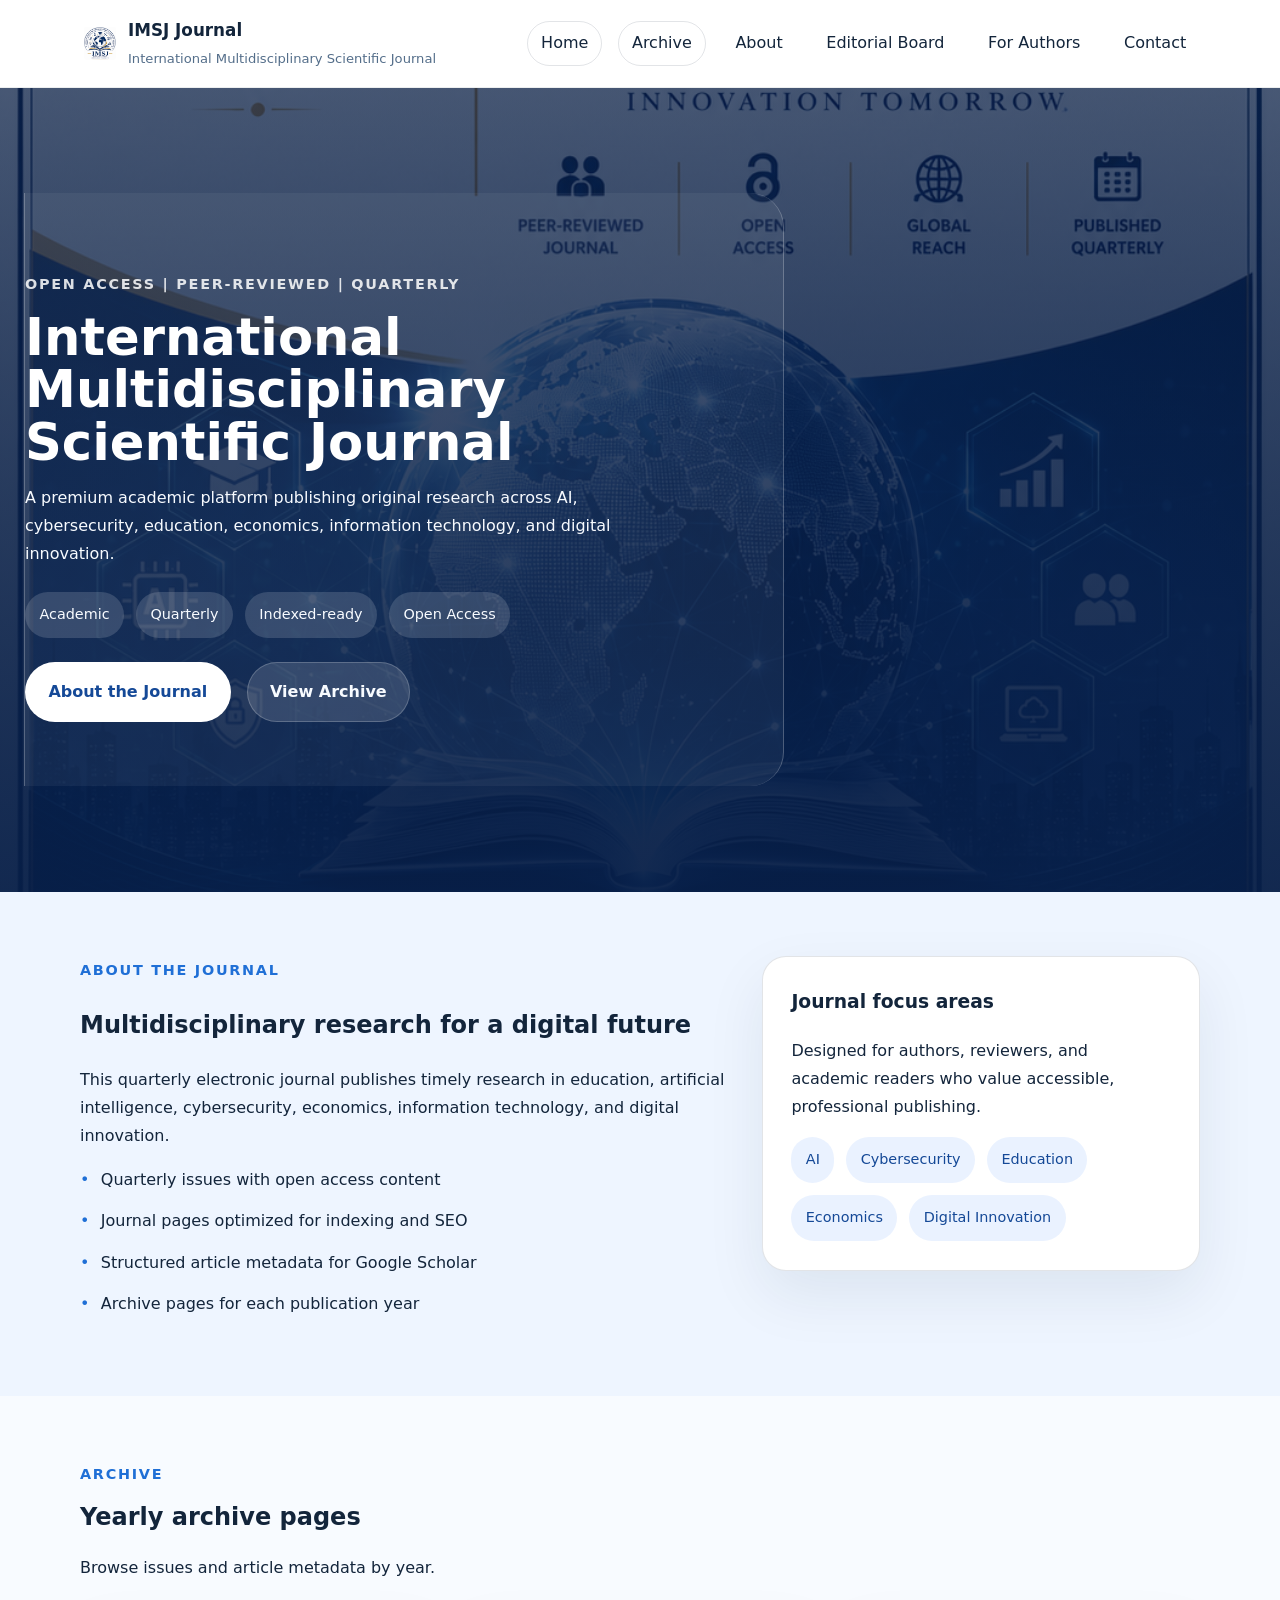
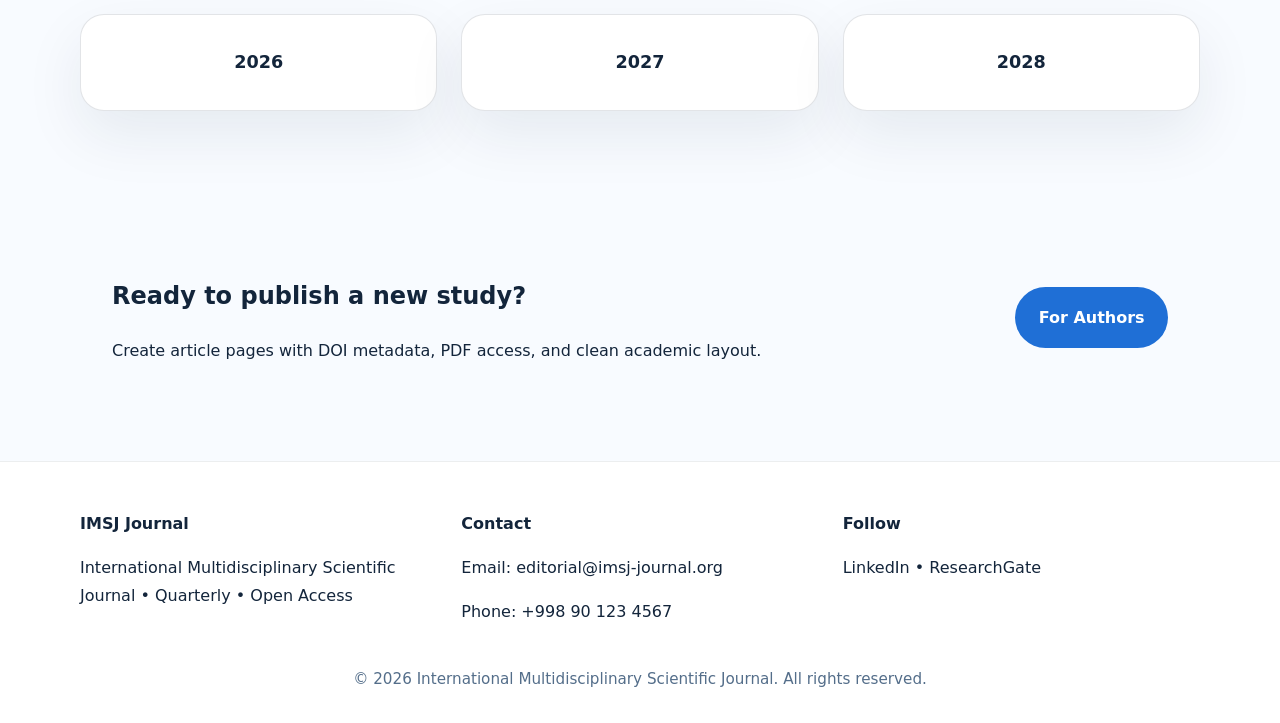
<file: index.html>
<!DOCTYPE html>
<html lang="en">
<head>
  <meta charset="UTF-8">
  <meta name="viewport" content="width=device-width, initial-scale=1.0">
  <title>International Multidisciplinary Scientific Journal</title>
  <meta name="description" content="A quarterly open-access multidisciplinary scientific journal with a modern academic design and fast static frontend.">
  <meta property="og:title" content="International Multidisciplinary Scientific Journal">
  <meta property="og:description" content="Quarterly open access journal for AI, cybersecurity, education, economics, and digital innovation.">
  <meta property="og:type" content="website">
  <meta property="og:url" content="/">
  <meta property="og:image" content="cover.png">
  <link rel="icon" href="logo.png">
  <link rel="stylesheet" href="css/style.css">
</head>
<body>
  <header class="site-header">
    <div class="container header-inner">
      <a class="brand-link" href="index.html">
        <img class="brand-logo" src="logo.png" alt="IMSJ Journal logo">
        <div class="brand-copy">
          <span class="brand-title">IMSJ Journal</span>
          <span class="brand-subtitle">International Multidisciplinary Scientific Journal</span>
        </div>
      </a>
      <nav class="site-nav" aria-label="Main navigation">
        <a href="index.html">Home</a>
        <a href="archive/2026.html">Archive</a>
        <a href="about.html">About</a>
        <a href="editorial-board.html">Editorial Board</a>
        <a href="for-authors.html">For Authors</a>
        <a href="contact.html">Contact</a>
      </nav>
      <button class="nav-toggle" aria-label="Toggle navigation">☰</button>
    </div>
  </header>

  <main>
    <section class="hero hero-banner">
      <div class="hero-overlay"></div>
      <div class="container hero-grid">
        <div class="hero-content">
          <p class="eyebrow">Open Access | Peer-reviewed | Quarterly</p>
          <h1>International Multidisciplinary Scientific Journal</h1>
          <p class="hero-copy">A premium academic platform publishing original research across AI, cybersecurity, education, economics, information technology, and digital innovation.</p>
          <div class="hero-tags">
            <span>Academic</span>
            <span>Quarterly</span>
            <span>Indexed-ready</span>
            <span>Open Access</span>
          </div>
          <div class="hero-actions">
            <a class="button button-primary" href="about.html">About the Journal</a>
            <a class="button button-secondary" href="archive/2026.html">View Archive</a>
          </div>
        </div>
      </div>
    </section>

    <section class="section section-alt">
      <div class="container split-grid">
        <div>
          <span class="section-label">About the Journal</span>
          <h2>Multidisciplinary research for a digital future</h2>
          <p>This quarterly electronic journal publishes timely research in education, artificial intelligence, cybersecurity, economics, information technology, and digital innovation.</p>
          <ul class="feature-list">
            <li>Quarterly issues with open access content</li>
            <li>Journal pages optimized for indexing and SEO</li>
            <li>Structured article metadata for Google Scholar</li>
            <li>Archive pages for each publication year</li>
          </ul>
        </div>
        <div class="feature-card">
          <h3>Journal focus areas</h3>
          <p>Designed for authors, reviewers, and academic readers who value accessible, professional publishing.</p>
          <div class="feature-tags">
            <span>AI</span>
            <span>Cybersecurity</span>
            <span>Education</span>
            <span>Economics</span>
            <span>Digital Innovation</span>
          </div>
        </div>
      </div>
    </section>

    <section class="section">
      <div class="container">
        <div class="section-heading">
          <span class="section-label">Archive</span>
          <h2>Yearly archive pages</h2>
          <p>Browse issues and article metadata by year.</p>
        </div>
        <div class="archive-grid">
          <a class="archive-card" href="archive/2026.html">2026</a>
          <a class="archive-card" href="archive/2027.html">2027</a>
          <a class="archive-card" href="archive/2028.html">2028</a>
        </div>
      </div>
    </section>

    <section class="cta-section">
      <div class="container cta-card">
        <div>
          <h2>Ready to publish a new study?</h2>
          <p>Create article pages with DOI metadata, PDF access, and clean academic layout.</p>
        </div>
        <a class="button button-primary" href="for-authors.html">For Authors</a>
      </div>
    </section>
  </main>

  <footer class="site-footer">
    <div class="container footer-grid">
      <div>
        <p class="footer-brand">IMSJ Journal</p>
        <p>International Multidisciplinary Scientific Journal • Quarterly • Open Access</p>
      </div>
      <div>
        <p><strong>Contact</strong></p>
        <p>Email: editorial@imsj-journal.org</p>
        <p>Phone: +998 90 123 4567</p>
      </div>
      <div>
        <p><strong>Follow</strong></p>
        <p><a href="#">LinkedIn</a> • <a href="#">ResearchGate</a></p>
      </div>
    </div>
    <div class="footer-bottom">
      <p>© 2026 International Multidisciplinary Scientific Journal. All rights reserved.</p>
    </div>
  </footer>
  <script src="js/site.js"></script>
</body>
</html>
</file>
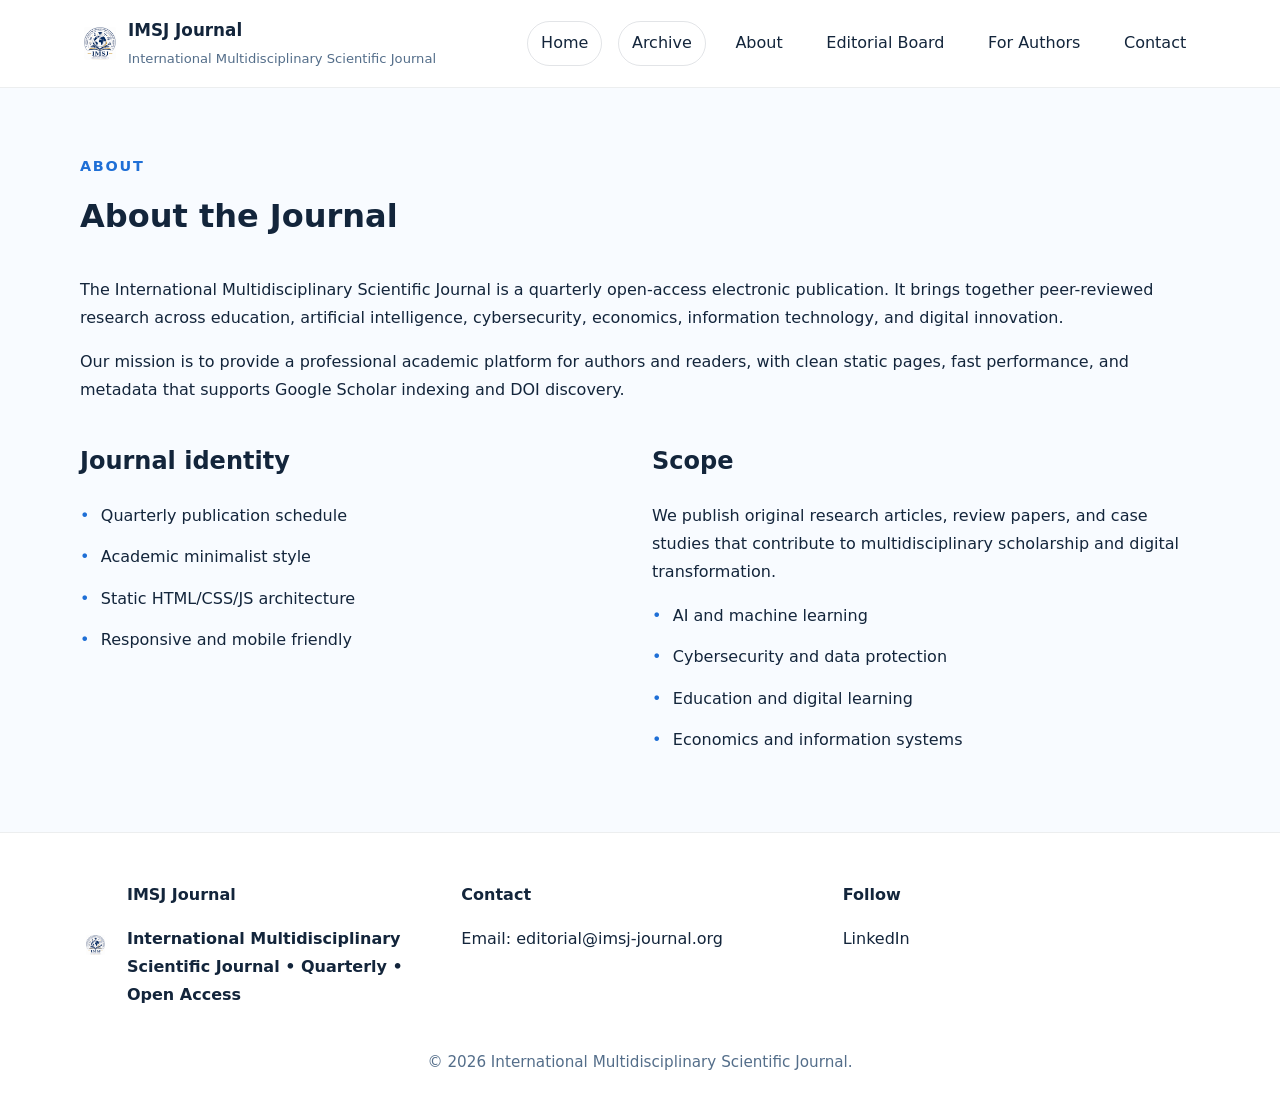
<file: about.html>
<!DOCTYPE html>
<html lang="en">
<head>
  <meta charset="UTF-8">
  <meta name="viewport" content="width=device-width, initial-scale=1.0">
  <title>About - IMSJ Journal</title>
  <meta name="description" content="About the International Multidisciplinary Scientific Journal and its academic mission.">
  <link rel="icon" href="logo.png">
  <link rel="stylesheet" href="css/style.css">
</head>
<body>
  <header class="site-header">
    <div class="container header-inner">
      <a class="brand-link" href="index.html">
        <img class="brand-logo" src="logo.png" alt="IMSJ Journal logo">
        <div class="brand-copy">
          <span class="brand-title">IMSJ Journal</span>
          <span class="brand-subtitle">International Multidisciplinary Scientific Journal</span>
        </div>
      </a>
      <nav class="site-nav" aria-label="Main navigation">
        <a href="index.html">Home</a>
        <a href="archive/2026.html">Archive</a>
        <a href="about.html">About</a>
        <a href="editorial-board.html">Editorial Board</a>
        <a href="for-authors.html">For Authors</a>
        <a href="contact.html">Contact</a>
      </nav>
      <button class="nav-toggle" aria-label="Toggle navigation">☰</button>
    </div>
  </header>

  <main class="section section-page">
    <div class="container">
      <div class="section-heading">
        <span class="section-label">About</span>
        <h1>About the Journal</h1>
      </div>
      <p>The International Multidisciplinary Scientific Journal is a quarterly open-access electronic publication. It brings together peer-reviewed research across education, artificial intelligence, cybersecurity, economics, information technology, and digital innovation.</p>
      <p>Our mission is to provide a professional academic platform for authors and readers, with clean static pages, fast performance, and metadata that supports Google Scholar indexing and DOI discovery.</p>
      <div class="content-grid">
        <div>
          <h2>Journal identity</h2>
          <ul>
            <li>Quarterly publication schedule</li>
            <li>Academic minimalist style</li>
            <li>Static HTML/CSS/JS architecture</li>
            <li>Responsive and mobile friendly</li>
          </ul>
        </div>
        <div>
          <h2>Scope</h2>
          <p>We publish original research articles, review papers, and case studies that contribute to multidisciplinary scholarship and digital transformation.</p>
          <ul>
            <li>AI and machine learning</li>
            <li>Cybersecurity and data protection</li>
            <li>Education and digital learning</li>
            <li>Economics and information systems</li>
          </ul>
        </div>
      </div>
    </div>
  </main>

  <footer class="site-footer">
    <div class="container footer-grid">
      <div class="footer-brand">
        <img class="footer-logo" src="logo.png" alt="IMSJ Journal logo">
        <div>
          <p class="footer-brand-title">IMSJ Journal</p>
          <p>International Multidisciplinary Scientific Journal • Quarterly • Open Access</p>
        </div>
      </div>
      <div>
        <p><strong>Contact</strong></p>
        <p>Email: editorial@imsj-journal.org</p>
      </div>
      <div>
        <p><strong>Follow</strong></p>
        <p><a href="#">LinkedIn</a></p>
      </div>
    </div>
    <div class="footer-bottom">
      <p>© 2026 International Multidisciplinary Scientific Journal.</p>
    </div>
  </footer>
</body>
</html>
</file>
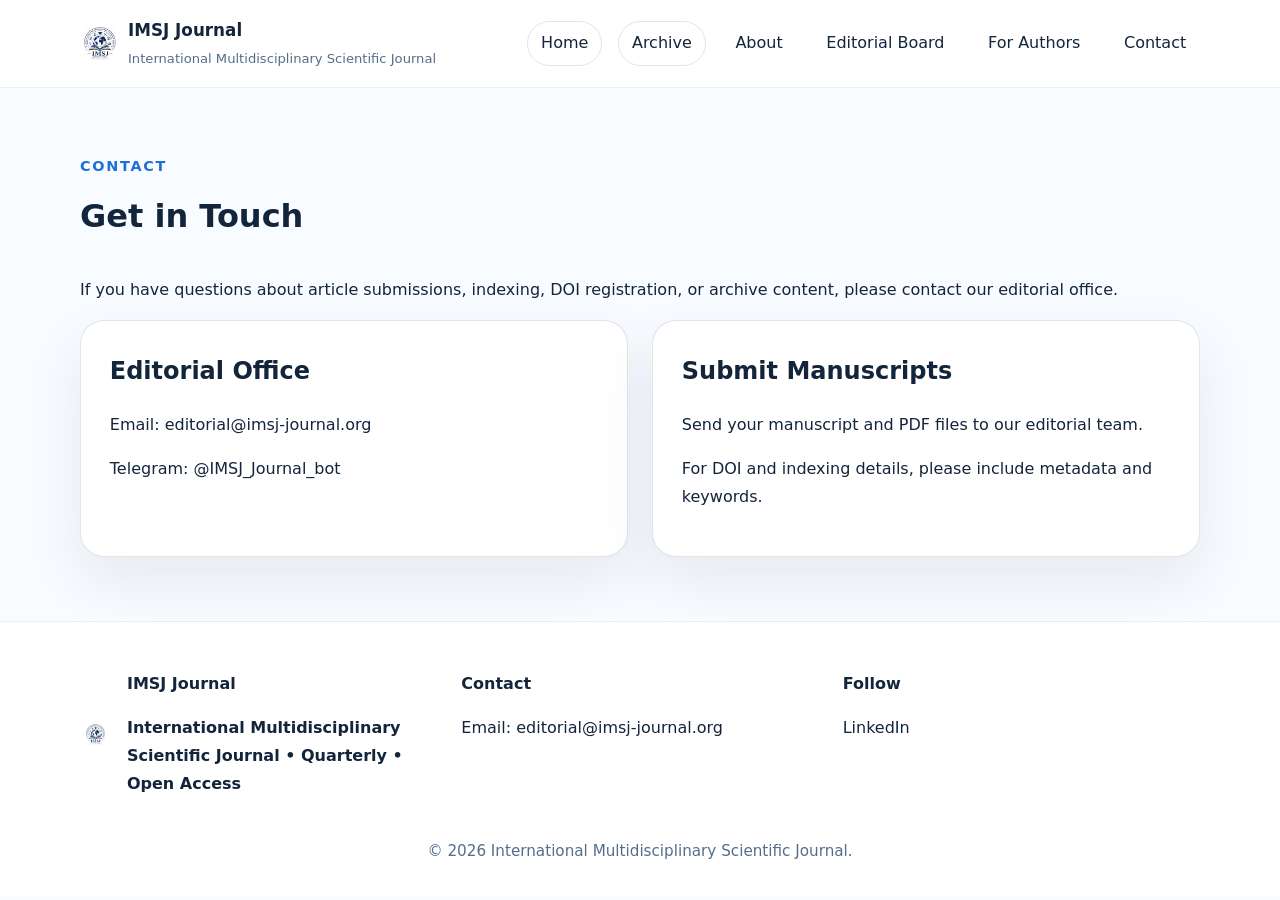
<file: contact.html>
<!DOCTYPE html>
<html lang="en">
<head>
  <meta charset="UTF-8">
  <meta name="viewport" content="width=device-width, initial-scale=1.0">
  <title>Contact - IMSJ Journal</title>
  <meta name="description" content="Contact the International Multidisciplinary Scientific Journal editorial office.">
  <link rel="icon" href="logo.png">
  <link rel="stylesheet" href="css/style.css">
</head>
<body>
  <header class="site-header">
    <div class="container header-inner">
      <a class="brand-link" href="index.html">
        <img class="brand-logo" src="logo.png" alt="IMSJ Journal logo">
        <div class="brand-copy">
          <span class="brand-title">IMSJ Journal</span>
          <span class="brand-subtitle">International Multidisciplinary Scientific Journal</span>
        </div>
      </a>
      <nav class="site-nav" aria-label="Main navigation">
        <a href="index.html">Home</a>
        <a href="archive/2026.html">Archive</a>
        <a href="about.html">About</a>
        <a href="editorial-board.html">Editorial Board</a>
        <a href="for-authors.html">For Authors</a>
        <a href="contact.html">Contact</a>
      </nav>
      <button class="nav-toggle" aria-label="Toggle navigation">☰</button>
    </div>
  </header>

  <main class="section section-page">
    <div class="container">
      <div class="section-heading">
        <span class="section-label">Contact</span>
        <h1>Get in Touch</h1>
      </div>
      <p>If you have questions about article submissions, indexing, DOI registration, or archive content, please contact our editorial office.</p>
      <div class="contact-grid">
        <div class="contact-card">
          <h2>Editorial Office</h2>
          <p>Email: editorial@imsj-journal.org</p>
          <p>Telegram: @IMSJ_Journal_bot</p>
        </div>
        <div class="contact-card">
          <h2>Submit Manuscripts</h2>
          <p>Send your manuscript and PDF files to our editorial team.</p>
          <p>For DOI and indexing details, please include metadata and keywords.</p>
        </div>
      </div>
    </div>
  </main>

  <footer class="site-footer">
    <div class="container footer-grid">
      <div class="footer-brand">
        <img class="footer-logo" src="logo.png" alt="IMSJ Journal logo">
        <div>
          <p class="footer-brand-title">IMSJ Journal</p>
          <p>International Multidisciplinary Scientific Journal • Quarterly • Open Access</p>
        </div>
      </div>
      <div>
        <p><strong>Contact</strong></p>
        <p>Email: editorial@imsj-journal.org</p>
      </div>
      <div>
        <p><strong>Follow</strong></p>
        <p><a href="#">LinkedIn</a></p>
      </div>
    </div>
    <div class="footer-bottom">
      <p>© 2026 International Multidisciplinary Scientific Journal.</p>
    </div>
  </footer>
</body>
</html>
</file>
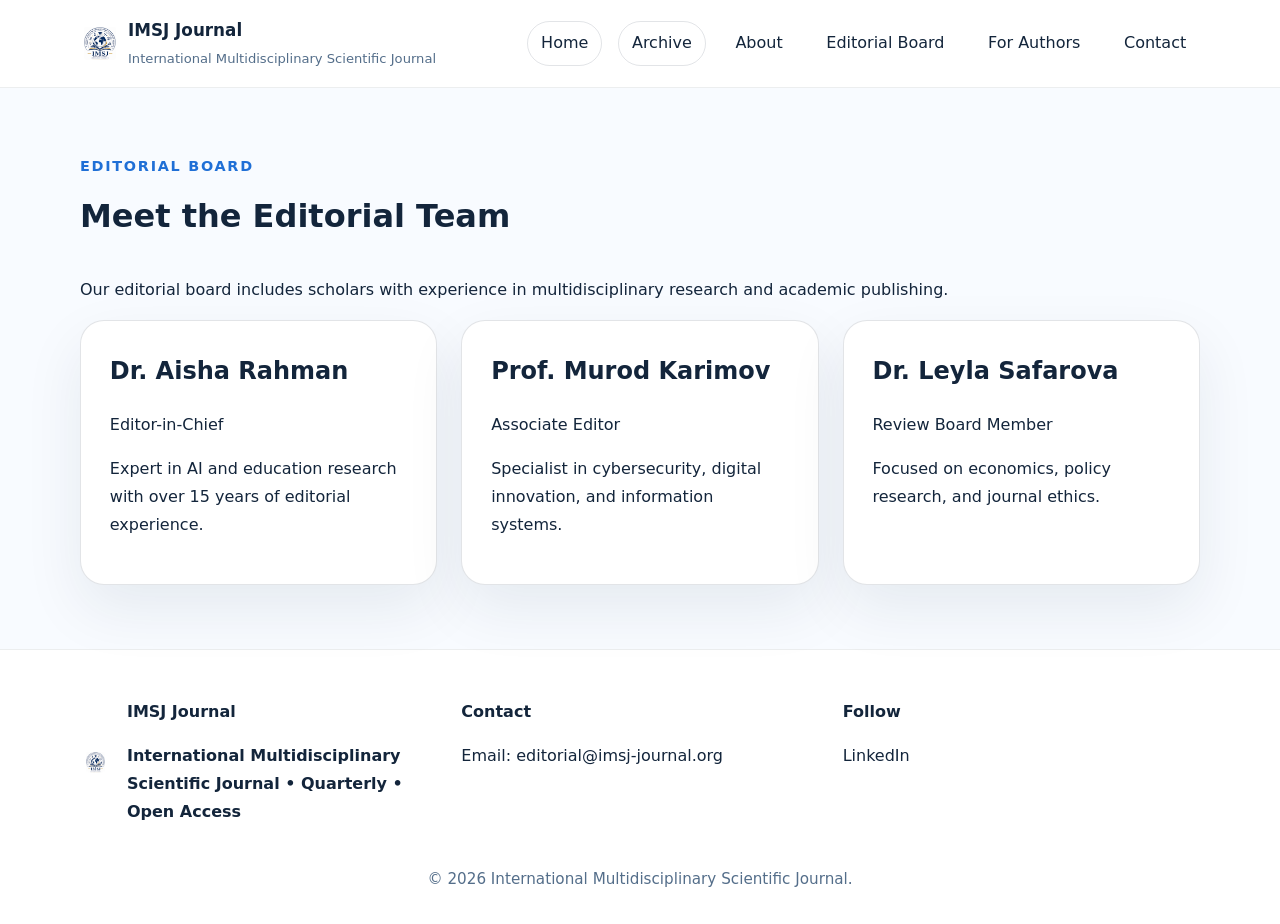
<file: editorial-board.html>
<!DOCTYPE html>
<html lang="en">
<head>
  <meta charset="UTF-8">
  <meta name="viewport" content="width=device-width, initial-scale=1.0">
  <title>Editorial Board - IMSJ Journal</title>
  <meta name="description" content="Meet the editorial board of the International Multidisciplinary Scientific Journal.">
  <link rel="icon" href="logo.png">
  <link rel="stylesheet" href="css/style.css">
</head>
<body>
  <header class="site-header">
    <div class="container header-inner">
      <a class="brand-link" href="index.html">
        <img class="brand-logo" src="logo.png" alt="IMSJ Journal logo">
        <div class="brand-copy">
          <span class="brand-title">IMSJ Journal</span>
          <span class="brand-subtitle">International Multidisciplinary Scientific Journal</span>
        </div>
      </a>
      <nav class="site-nav" aria-label="Main navigation">
        <a href="index.html">Home</a>
        <a href="archive/2026.html">Archive</a>
        <a href="about.html">About</a>
        <a href="editorial-board.html">Editorial Board</a>
        <a href="for-authors.html">For Authors</a>
        <a href="contact.html">Contact</a>
      </nav>
      <button class="nav-toggle" aria-label="Toggle navigation">☰</button>
    </div>
  </header>

  <main class="section section-page">
    <div class="container">
      <div class="section-heading">
        <span class="section-label">Editorial Board</span>
        <h1>Meet the Editorial Team</h1>
      </div>
      <p>Our editorial board includes scholars with experience in multidisciplinary research and academic publishing.</p>
      <div class="team-grid">
        <article class="profile-card">
          <h2>Dr. Aisha Rahman</h2>
          <p>Editor-in-Chief</p>
          <p>Expert in AI and education research with over 15 years of editorial experience.</p>
        </article>
        <article class="profile-card">
          <h2>Prof. Murod Karimov</h2>
          <p>Associate Editor</p>
          <p>Specialist in cybersecurity, digital innovation, and information systems.</p>
        </article>
        <article class="profile-card">
          <h2>Dr. Leyla Safarova</h2>
          <p>Review Board Member</p>
          <p>Focused on economics, policy research, and journal ethics.</p>
        </article>
      </div>
    </div>
  </main>

  <footer class="site-footer">
    <div class="container footer-grid">
      <div class="footer-brand">
        <img class="footer-logo" src="logo.png" alt="IMSJ Journal logo">
        <div>
          <p class="footer-brand-title">IMSJ Journal</p>
          <p>International Multidisciplinary Scientific Journal • Quarterly • Open Access</p>
        </div>
      </div>
      <div>
        <p><strong>Contact</strong></p>
        <p>Email: editorial@imsj-journal.org</p>
      </div>
      <div>
        <p><strong>Follow</strong></p>
        <p><a href="#">LinkedIn</a></p>
      </div>
    </div>
    <div class="footer-bottom">
      <p>© 2026 International Multidisciplinary Scientific Journal.</p>
    </div>
  </footer>
</body>
</html>
</file>
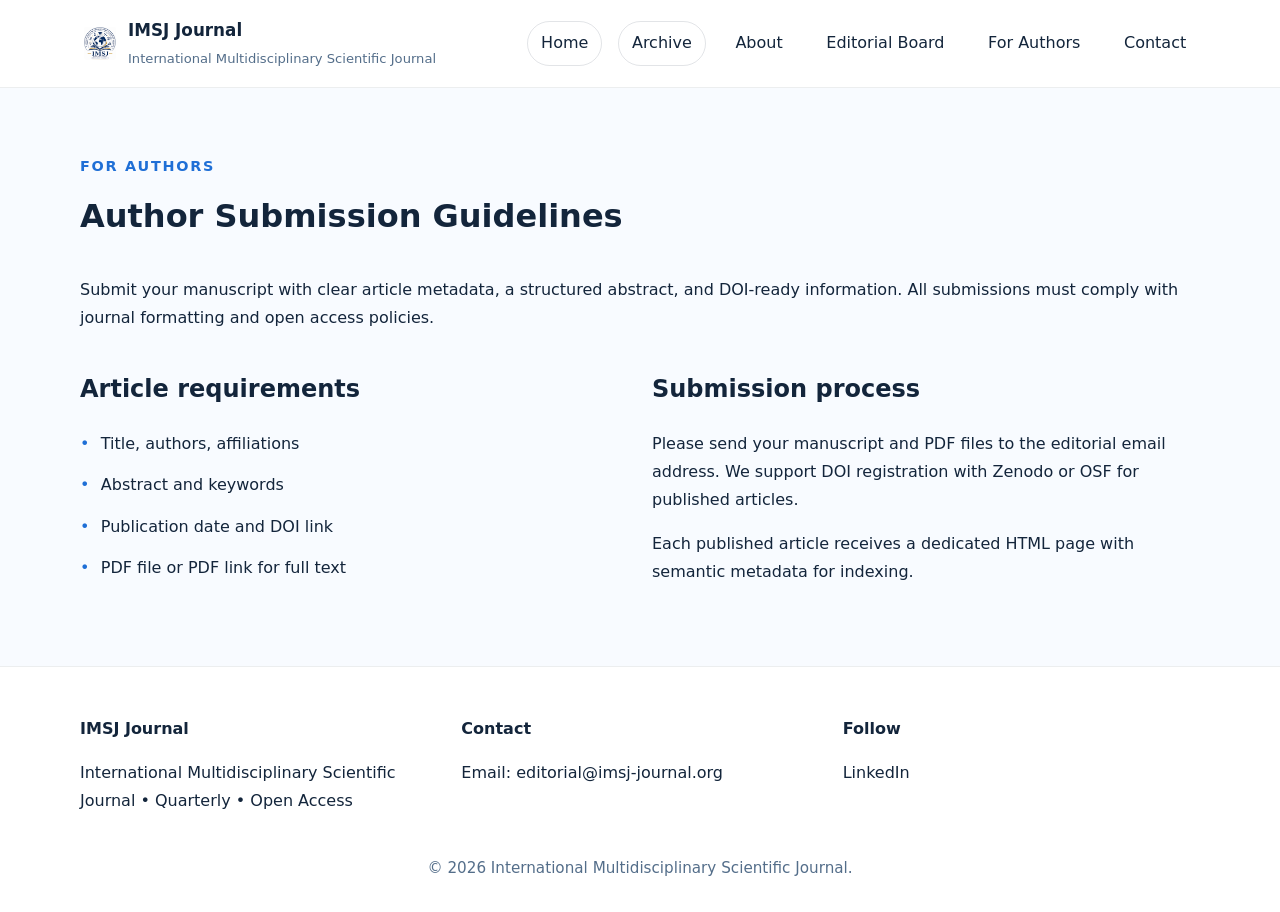
<file: for-authors.html>
<!DOCTYPE html>
<html lang="en">
<head>
  <meta charset="UTF-8">
  <meta name="viewport" content="width=device-width, initial-scale=1.0">
  <title>For Authors - IMSJ Journal</title>
  <meta name="description" content="Guidelines for authors submitting to the International Multidisciplinary Scientific Journal.">
  <link rel="stylesheet" href="css/style.css">
</head>
<body>
  <header class="site-header">
    <div class="container header-inner">
      <a class="brand-link" href="index.html">
        <img class="brand-logo" src="logo.png" alt="IMSJ Journal logo">
        <div class="brand-copy">
          <span class="brand-title">IMSJ Journal</span>
          <span class="brand-subtitle">International Multidisciplinary Scientific Journal</span>
        </div>
      </a>
      <nav class="site-nav" aria-label="Main navigation">
        <a href="index.html">Home</a>
        <a href="archive/2026.html">Archive</a>
        <a href="about.html">About</a>
        <a href="editorial-board.html">Editorial Board</a>
        <a href="for-authors.html">For Authors</a>
        <a href="contact.html">Contact</a>
      </nav>
      <button class="nav-toggle" aria-label="Toggle navigation">☰</button>
    </div>
  </header>

  <main class="section section-page">
    <div class="container">
      <div class="section-heading">
        <span class="section-label">For Authors</span>
        <h1>Author Submission Guidelines</h1>
      </div>
      <p>Submit your manuscript with clear article metadata, a structured abstract, and DOI-ready information. All submissions must comply with journal formatting and open access policies.</p>
      <div class="content-grid">
        <div>
          <h2>Article requirements</h2>
          <ul>
            <li>Title, authors, affiliations</li>
            <li>Abstract and keywords</li>
            <li>Publication date and DOI link</li>
            <li>PDF file or PDF link for full text</li>
          </ul>
        </div>
        <div>
          <h2>Submission process</h2>
          <p>Please send your manuscript and PDF files to the editorial email address. We support DOI registration with Zenodo or OSF for published articles.</p>
          <p>Each published article receives a dedicated HTML page with semantic metadata for indexing.</p>
        </div>
      </div>
    </div>
  </main>

  <footer class="site-footer">
    <div class="container footer-grid">
      <div>
        <p class="footer-brand">IMSJ Journal</p>
        <p>International Multidisciplinary Scientific Journal • Quarterly • Open Access</p>
      </div>
      <div>
        <p><strong>Contact</strong></p>
        <p>Email: editorial@imsj-journal.org</p>
      </div>
      <div>
        <p><strong>Follow</strong></p>
        <p><a href="#">LinkedIn</a></p>
      </div>
    </div>
    <div class="footer-bottom">
      <p>© 2026 International Multidisciplinary Scientific Journal.</p>
    </div>
  </footer>
</body>
</html>
</file>
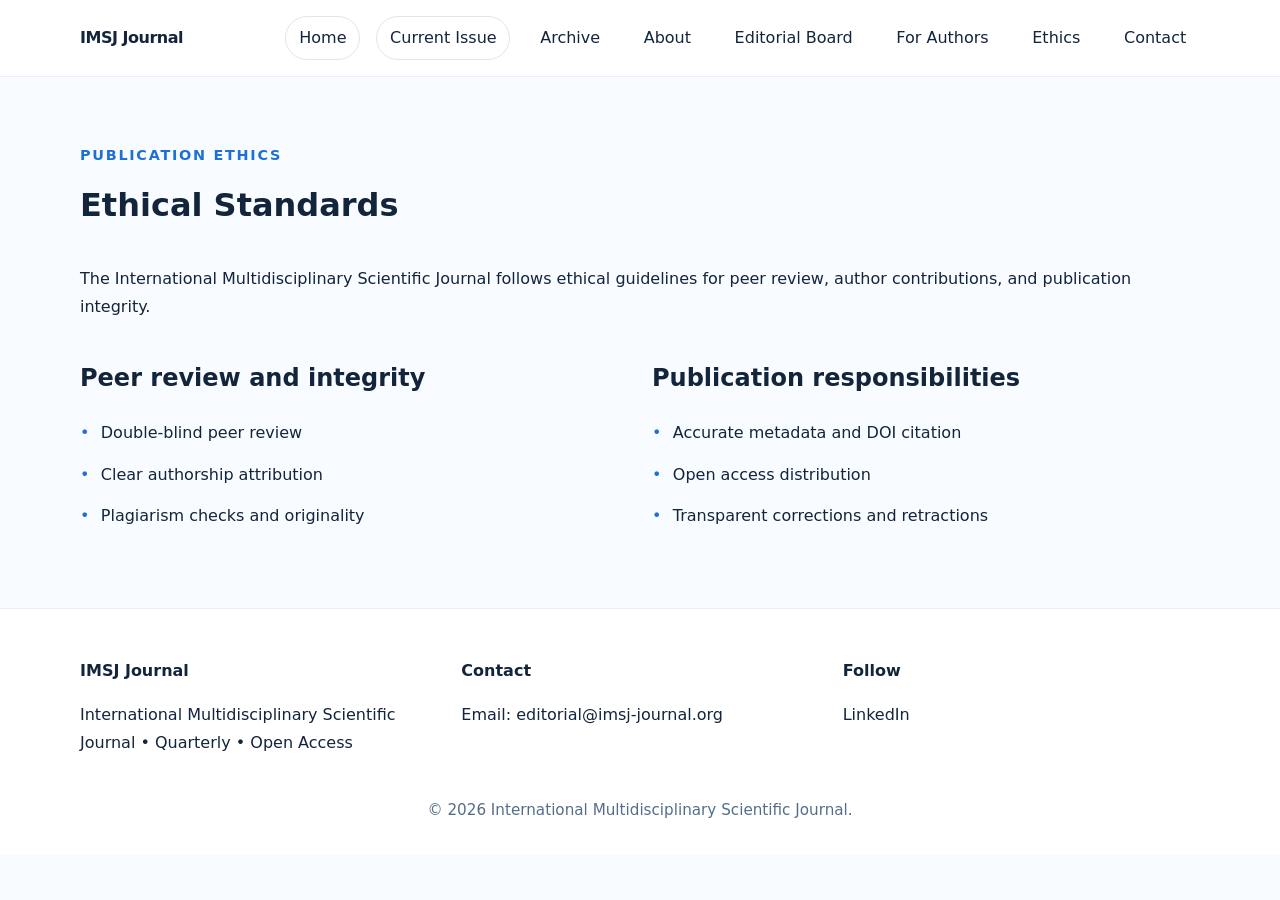
<file: publication-ethics.html>
<!DOCTYPE html>
<html lang="en">
<head>
  <meta charset="UTF-8">
  <meta name="viewport" content="width=device-width, initial-scale=1.0">
  <title>Publication Ethics - IMSJ Journal</title>
  <meta name="description" content="Publication ethics information for authors and reviewers.">
  <link rel="stylesheet" href="css/style.css">
</head>
<body>
  <header class="site-header">
    <div class="container header-inner">
      <a class="brand" href="index.html">IMSJ Journal</a>
      <nav class="site-nav" aria-label="Main navigation">
        <a href="index.html">Home</a>
        <a href="index.html#current-issue">Current Issue</a>
        <a href="archive/2026.html">Archive</a>
        <a href="about.html">About</a>
        <a href="editorial-board.html">Editorial Board</a>
        <a href="for-authors.html">For Authors</a>
        <a href="publication-ethics.html">Ethics</a>
        <a href="contact.html">Contact</a>
      </nav>
      <button class="nav-toggle" aria-label="Toggle navigation">☰</button>
    </div>
  </header>

  <main class="section section-page">
    <div class="container">
      <div class="section-heading">
        <span class="section-label">Publication Ethics</span>
        <h1>Ethical Standards</h1>
      </div>
      <p>The International Multidisciplinary Scientific Journal follows ethical guidelines for peer review, author contributions, and publication integrity.</p>
      <div class="content-grid">
        <div>
          <h2>Peer review and integrity</h2>
          <ul>
            <li>Double-blind peer review</li>
            <li>Clear authorship attribution</li>
            <li>Plagiarism checks and originality</li>
          </ul>
        </div>
        <div>
          <h2>Publication responsibilities</h2>
          <ul>
            <li>Accurate metadata and DOI citation</li>
            <li>Open access distribution</li>
            <li>Transparent corrections and retractions</li>
          </ul>
        </div>
      </div>
    </div>
  </main>

  <footer class="site-footer">
    <div class="container footer-grid">
      <div>
        <p class="footer-brand">IMSJ Journal</p>
        <p>International Multidisciplinary Scientific Journal • Quarterly • Open Access</p>
      </div>
      <div>
        <p><strong>Contact</strong></p>
        <p>Email: editorial@imsj-journal.org</p>
      </div>
      <div>
        <p><strong>Follow</strong></p>
        <p><a href="#">LinkedIn</a></p>
      </div>
    </div>
    <div class="footer-bottom">
      <p>© 2026 International Multidisciplinary Scientific Journal.</p>
    </div>
  </footer>
</body>
</html>
</file>
<file: css/style.css>
:root {
  color-scheme: light;
  --bg: #f8fbff;
  --surface: #ffffff;
  --text: #13253b;
  --muted: #546e8a;
  --accent: #1f6fd6;
  --accent-dark: #154997;
  --border: rgba(19, 37, 59, 0.12);
  --shadow: 0 24px 60px rgba(19, 37, 59, 0.08);
  --radius: 24px;
  --radius-sm: 14px;
  --max-width: 1160px;
}

* {
  box-sizing: border-box;
}

html {
  scroll-behavior: smooth;
}

body {
  margin: 0;
  font-family: Inter, ui-sans-serif, system-ui, -apple-system, BlinkMacSystemFont, "Segoe UI", sans-serif;
  background: var(--bg);
  color: var(--text);
  line-height: 1.75;
}

img {
  max-width: 100%;
}

a {
  color: inherit;
  text-decoration: none;
}

button,
input,
select,
textarea {
  font: inherit;
}

.container {
  width: min(1120px, calc(100% - 2rem));
  margin: 0 auto;
}

.site-header {
  background: rgba(255, 255, 255, 0.95);
  border-bottom: 1px solid rgba(19, 37, 59, 0.08);
  position: sticky;
  top: 0;
  z-index: 10;
  backdrop-filter: blur(12px);
}

.header-inner {
  display: flex;
  align-items: center;
  justify-content: space-between;
  gap: 1rem;
  padding: 1rem 0;
}

.brand {
  font-weight: 700;
  letter-spacing: -0.03em;
}

.site-nav {
  display: flex;
  flex-wrap: wrap;
  gap: 1rem;
}

.site-nav a {
  display: inline-flex;
  align-items: center;
  padding: 0.45rem 0.8rem;
  border-radius: 999px;
  border: 1px solid transparent;
  transition: border-color 0.2s ease, background-color 0.2s ease;
}

.site-nav a:first-child,
.site-nav a:nth-child(2) {
  border-color: var(--border);
}

.site-nav a:hover {
  border-color: rgba(19, 37, 59, 0.18);
  background: rgba(31, 111, 214, 0.06);
}

.nav-toggle {
  display: none;
  border: none;
  background: transparent;
  color: var(--text);
  font-size: 1.4rem;
  cursor: pointer;
}

.hero {
  position: relative;
  min-height: calc(100vh - 96px);
  display: grid;
  place-items: center;
  padding: 0;
  background-image: linear-gradient(180deg, rgba(4, 22, 52, 0.52), rgba(4, 22, 52, 0.82)), url('../cover.png');
  background-size: cover;
  background-position: center center;
  background-repeat: no-repeat;
  color: #f8fbff;
}

.hero-grid {
  display: grid;
  gap: 2rem;
  grid-template-columns: 1fr;
  align-items: center;
  width: 100%;
  position: relative;
  z-index: 1;
}

.hero-content {
  max-width: 760px;
  width: 100%;
  margin-left: 1.5rem;
  padding: 2.5rem 2rem;
  border-left: 1px solid rgba(255, 255, 255, 0.24);
  border-right: 1px solid rgba(255, 255, 255, 0.24);
  border-radius: 0px 34px 34px 0px;
  background: rgba(255, 255, 255, 0.05);
}

.hero-overlay {
  content: "";
  position: absolute;
  inset: 0;
  background: linear-gradient(180deg, rgba(8, 33, 77, 0.45), rgba(8, 33, 77, 0.75));
  z-index: 0;
}

.hero h1 {
  font-size: clamp(2.8rem, 4vw, 4.4rem);
  line-height: 1.02;
  margin: 0;
  color: #ffffff;
}

.hero .eyebrow {
  color: rgba(255, 255, 255, 0.85);
}

.hero-copy {
  max-width: 38rem;
  margin: 1rem 0 1.5rem;
  color: rgba(255, 255, 255, 0.92);
}

.eyebrow,
.section-label {
  display: inline-flex;
  align-items: center;
  gap: 0.5rem;
  font-size: 0.9rem;
  text-transform: uppercase;
  letter-spacing: 0.12em;
  color: var(--accent);
  font-weight: 700;
}

.hero-tags,
.feature-tags {
  display: flex;
  flex-wrap: wrap;
  gap: 0.75rem;
}

.hero-tags span,
.feature-tags span {
  background: #eaf2ff;
  color: var(--accent-dark);
  padding: 0.65rem 0.9rem;
  border-radius: 999px;
  font-size: 0.9rem;
}

.hero-actions,
.article-cta {
  display: flex;
  flex-wrap: wrap;
  gap: 1rem;
  margin-top: 1.5rem;
}


.button {
  display: inline-flex;
  align-items: center;
  justify-content: center;
  gap: 0.5rem;
  padding: 0.95rem 1.4rem;
  border-radius: 999px;
  border: 1px solid transparent;
  font-weight: 700;
  transition: transform 0.2s ease, background-color 0.2s ease, border-color 0.2s ease;
}

.button:hover {
  transform: translateY(-1px);
}

.button-primary {
  background: var(--accent);
  color: #fff;
}

.button-secondary {
  background: #fff;
  color: var(--accent-dark);
  border-color: rgba(31, 111, 214, 0.16);
}

.button-outline {
  background: transparent;
  color: var(--accent);
  border-color: var(--accent);
}

.hero-card,
.feature-card,
.profile-card,
.archive-item,
.contact-card,
.card,
.article-page,
.hero-card,
.archive-card {
  background: var(--surface);
  border: 1px solid var(--border);
  box-shadow: var(--shadow);
  border-radius: var(--radius);
}

.brand-link {
  display: flex;
  align-items: center;
  gap: 0.5rem;
}

.brand-logo {
  width: 40px;
  height: 40px;
  object-fit: contain;
  border-radius: 8px;
  background: #fff;
  padding: 0.2rem;
}

.brand-copy {
  display: grid;
  gap: 0.15rem;
}

.brand-title {
  font-size: 1.05rem;
  font-weight: 800;
}

.brand-subtitle {
  font-size: 0.82rem;
  color: var(--muted);
}

.hero-content {
  padding: 4rem 0;
}

.hero-intro-card {
  padding: 2rem;
  background: rgba(255, 255, 255, 0.12);
  border: 1px solid rgba(255, 255, 255, 0.14);
  border-radius: var(--radius);
  backdrop-filter: blur(8px);
}

.hero-intro-card h3 {
  margin-top: 0;
  color: #f8fbff;
}

.hero-intro-card p,
.hero-card__headline,
.hero-card__detail,
.hero-card__meta,
.hero-card__list div {
  color: #eef3ff;
}

.hero-card {
  background: rgba(255, 255, 255, 0.12);
  border-color: rgba(255, 255, 255, 0.18);
}

.hero-copy,
.hero-tags span,
.hero-actions .button {
  color: #f8fbff;
}

.hero-tags span {
  background: rgba(255, 255, 255, 0.15);
}

.hero-actions .button-secondary {
  background: rgba(255, 255, 255, 0.14);
  border-color: rgba(255, 255, 255, 0.2);
  color: #f8fbff;
}

.hero-actions .button-primary {
  background: #fff;
  color: var(--accent-dark);
}

.footer-brand {
  display: flex;
  align-items: center;
  gap: 1rem;
}

.footer-logo {
  width: 32px;
  height: 32px;
  object-fit: contain;
  border-radius: 10px;
  background: #fff;
  padding: 0.35rem;
}

.hero-card {
  padding: 2rem;
}

.hero-card__headline {
  font-size: 0.95rem;
  color: var(--accent);
  text-transform: uppercase;
  letter-spacing: 0.12em;
  margin-bottom: 0.75rem;
}

.hero-card__detail {
  font-size: 1.8rem;
  font-weight: 700;
  margin-bottom: 0.5rem;
}

.hero-card__meta,
.archive-meta,
.article-meta span,
.article-authors,
.article-affiliations,
.article-doi {
  display: block;
  color: var(--muted);
}

.hero-card__list {
  margin-top: 1.5rem;
  display: grid;
  gap: 0.75rem;
}

.hero-card__list div {
  padding: 0.85rem 1rem;
  background: #f2f7ff;
  border-radius: 16px;
}

.section {
  padding: 4rem 0;
}

.section-alt {
  background: #eef5ff;
}

.section-heading {
  max-width: 720px;
  margin-bottom: 2rem;
}

.section-heading h2,
.section-heading h1 {
  margin: 0.5rem 0 0;
}

.search-bar {
  display: grid;
  gap: 0.75rem;
  max-width: 720px;
  margin-bottom: 2rem;
}

.search-bar input {
  width: 100%;
  padding: 1rem 1.1rem;
  border: 1px solid var(--border);
  border-radius: 16px;
  background: #fff;
  color: var(--text);
}

.card-grid {
  display: grid;
  gap: 1.5rem;
}

.card {
  padding: 1.75rem;
}

.card h3 {
  margin-top: 0;
}

.card p,
.card .meta {
  color: var(--muted);
}

.split-grid,
.content-grid,
.team-grid,
.archive-grid,
.archive-list,
.contact-grid {
  display: grid;
  gap: 1.5rem;
}

.split-grid {
  grid-template-columns: 1.2fr 0.8fr;
  align-items: start;
}

.content-grid,
.team-grid,
.contact-grid {
  grid-template-columns: repeat(auto-fit, minmax(260px, 1fr));
}

.feature-card,
.profile-card,
.contact-card,
.card,
.archive-item {
  padding: 1.8rem;
}

.feature-card h3,
.profile-card h2,
.contact-card h2 {
  margin-top: 0;
}

.feature-list,
ul {
  list-style: none;
  padding: 0;
  margin: 1rem 0 0;
}

.feature-list li,
ul li {
  position: relative;
  padding-left: 1.3rem;
  margin-bottom: 0.85rem;
}

.feature-list li::before,
ul li::before {
  content: "•";
  position: absolute;
  left: 0;
  color: var(--accent);
}

.archive-grid {
  grid-template-columns: repeat(auto-fit, minmax(180px, 1fr));
}

.archive-card {
  padding: 2rem;
  display: flex;
  align-items: center;
  justify-content: center;
  font-size: 1.1rem;
  font-weight: 700;
}

.archive-item {
  display: grid;
  grid-template-columns: 1fr auto;
  gap: 1rem;
  align-items: center;
}

.archive-actions {
  display: grid;
  gap: 0.75rem;
}

.cta-section {
  padding: 3rem 0;
}

.cta-card {
  display: flex;
  flex-wrap: wrap;
  justify-content: space-between;
  gap: 1rem;
  align-items: center;
  padding: 2rem;
}

.article-page {
  padding: 2rem 0;
}

.article-meta {
  margin-bottom: 2rem;
}

.article-meta h1 {
  margin: 0.5rem 0 0.5rem;
}

.article-section {
  margin-bottom: 2rem;
}

.article-section h2 {
  margin-bottom: 0.9rem;
}

.article-cta {
  margin: 2rem 0;
}

.site-footer {
  background: #fff;
  border-top: 1px solid rgba(19, 37, 59, 0.08);
  padding: 2rem 0 1rem;
}

.footer-grid {
  display: grid;
  grid-template-columns: repeat(auto-fit, minmax(220px, 1fr));
  gap: 1.5rem;
}

.footer-brand {
  font-weight: 700;
}

.footer-bottom {
  margin-top: 1.5rem;
  text-align: center;
  color: var(--muted);
  font-size: 0.95rem;
}

@media (max-width: 960px) {
  .hero-grid,
  .split-grid,
  .archive-item {
    grid-template-columns: 1fr;
  }

  .container {
    width: min(100%, calc(100% - 1.5rem));
  }
}

@media (max-width: 760px) {
  .site-header {
    padding: 0 0.5rem;
  }

  .site-nav {
    display: none;
    width: 100%;
    flex-direction: column;
    background: rgba(255, 255, 255, 0.98);
    position: absolute;
    left: 0;
    right: 0;
    top: 100%;
    padding: 1rem;
    border-bottom: 1px solid rgba(19, 37, 59, 0.08);
  }

  .site-nav.active {
    display: flex;
  }

  .nav-toggle {
    display: inline-flex;
  }
}
</file>
